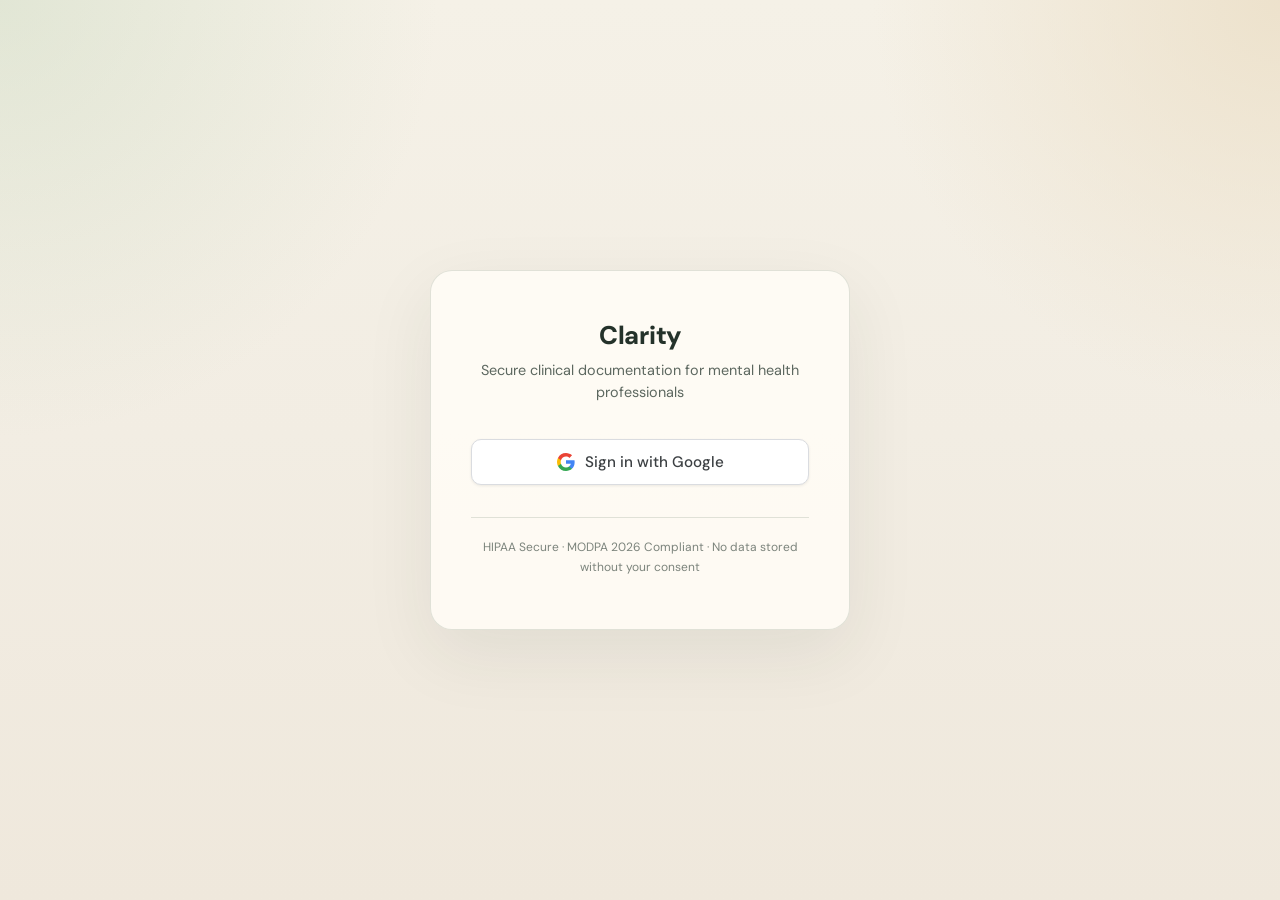
<file: index.html>
<!DOCTYPE html>
<html lang="en">
  <head>
    <meta charset="UTF-8" />
    <meta name="viewport" content="width=device-width, initial-scale=1.0" />
    <title>Clarity | AI Clinical Note Generator</title>
    <meta
      name="description"
      content="Clarity helps therapists turn structured session input into polished SOAP, DAP, and BIRP notes."
    />
    <link rel="preconnect" href="https://fonts.googleapis.com" />
    <link rel="preconnect" href="https://fonts.gstatic.com" crossorigin />
    <link
      href="https://fonts.googleapis.com/css2?family=DM+Sans:wght@400;500;700&family=DM+Serif+Display:ital@0;1&display=swap"
      rel="stylesheet"
    />
    <link rel="stylesheet" href="styles.css" />
  </head>
  <body>
    <div id="app-root" style="display:none">
    <div class="page-shell">
      <div class="ambient ambient-left"></div>
      <div class="ambient ambient-right"></div>

      <header class="hero">
        <div class="hero-topbar">
          <h2 class="hero-brand"><strong>Clarity</strong> Beta</h2>
          <span id="user-email" style="font-size:12px; opacity:0.7; margin-right:12px;"></span>
          <button onclick="handleSignOut()" class="button button-ghost button-small" style="font-size:13px; padding:6px 14px; margin-right:8px;" type="button">Sign out</button>
          <button id="open-settings" class="button button-ghost button-small" type="button">
            Settings &amp; Privacy
          </button>
        </div>
        <div class="hero-grid">
          <div class="hero-copy">
            <h1>Your session is over. Your note is done.</h1>
            <p>
              Clarity turns quick structured session input into professional
              clinical documentation in SOAP, DAP, or BIRP format.
            </p>
          </div>
          <aside class="hero-panel">
            <div class="hero-panel-label">For clinician review</div>
            <div class="hero-stat">2-3 minutes to input</div>
            <div class="hero-stat">15-20 seconds to draft</div>
            <div class="hero-stat">Backend persistence with secure server-side AI calls</div>
          </aside>
        </div>
      </header>

      <main class="app-shell">
        <section id="form-view" class="state-view">
          <div class="toolbar">
            <div>
              <h2>Session Intake</h2>
              <p>
                Capture the session once. Generate a complete note in the
                format your practice uses.
              </p>
            </div>
            <div class="toolbar-actions">
              <button id="load-demo" class="button button-secondary" type="button">
                Load Demo
              </button>
              <button id="clear-form" class="button button-ghost" type="button">
                Clear Form
              </button>
            </div>
          </div>

          <form id="note-form" novalidate>
            <div class="form-grid">
              <section class="panel">
                <div class="panel-header">
                  <h3>Section A · Session Metadata</h3>
                </div>
                <div class="field-grid two-up">
                  <label class="field">
                    <span>Client Name or Initials</span>
                    <input type="text" name="client_name" required />
                  </label>
                  <label class="field">
                    <span>Session Number</span>
                    <input type="number" name="session_number" min="1" step="1" />
                  </label>
                  <label class="field">
                    <span>Session Date</span>
                    <input type="date" name="session_date" />
                  </label>
                  <label class="field">
                    <span>Duration</span>
                    <select name="duration_minutes">
                      <option value="30">30 min</option>
                      <option value="45">45 min</option>
                      <option value="50" selected>50 min</option>
                      <option value="60">60 min</option>
                      <option value="90">90 min</option>
                    </select>
                  </label>
                  <label class="field">
                    <span>Session Type</span>
                    <select name="session_type">
                      <option value="Individual" selected>Individual</option>
                      <option value="Couple">Couple</option>
                      <option value="Family">Family</option>
                      <option value="Group">Group</option>
                    </select>
                  </label>
                  <label class="field">
                    <span>Note Template</span>
                    <select id="note-template" name="note_template_id"></select>
                  </label>
                  <fieldset id="note-format-field" class="field note-format-field">
                    <legend>Note Format</legend>
                    <div class="radio-group compact">
                      <label><input type="radio" name="note_format" value="SOAP" checked /> SOAP</label>
                      <label><input type="radio" name="note_format" value="DAP" /> DAP</label>
                      <label><input type="radio" name="note_format" value="BIRP" /> BIRP</label>
                    </div>
                  </fieldset>
                </div>
              </section>

              <section class="panel">
                <div class="panel-header">
                  <h3>Section B · Treatment Context</h3>
                </div>
                <div class="field-grid">
                  <label class="field">
                    <span>Primary Diagnosis</span>
                    <input type="hidden" name="primary_diagnosis" />
                    <div class="chip-input" id="primary-diagnosis-chips" data-field-key="primary_diagnosis">
                      <div class="chip-list" id="primary-diagnosis-list"></div>
                      <input
                        type="text"
                        id="primary-diagnosis-input"
                        list="diagnosis-suggestions"
                        placeholder="Type a diagnosis and press Enter"
                      />
                    </div>
                    <datalist id="diagnosis-suggestions">
                      <option value="Major Depressive Disorder"></option>
                      <option value="Generalized Anxiety Disorder"></option>
                      <option value="PTSD"></option>
                      <option value="Panic Disorder"></option>
                      <option value="Adjustment Disorder"></option>
                      <option value="Social Anxiety"></option>
                      <option value="OCD"></option>
                      <option value="Bipolar"></option>
                      <option value="ADHD"></option>
                      <option value="Substance Use Disorder"></option>
                      <option value="Relationship Issues"></option>
                      <option value="Grief"></option>
                    </datalist>
                  </label>
                  <label class="field">
                    <span>Treatment Modality</span>
                    <select name="treatment_modality">
                      <option value="CBT" selected>CBT</option>
                      <option value="DBT">DBT</option>
                      <option value="EMDR">EMDR</option>
                      <option value="Psychodynamic">Psychodynamic</option>
                      <option value="ACT">ACT</option>
                      <option value="MI">MI</option>
                      <option value="Solution-Focused">Solution-Focused</option>
                      <option value="Person-Centered">Person-Centered</option>
                      <option value="Integrative">Integrative</option>
                      <option value="Other">Other</option>
                    </select>
                  </label>
                  <label class="field field-full">
                    <span>Current Treatment Goals</span>
                    <textarea
                      name="treatment_goals"
                      rows="3"
                      placeholder="e.g., Reduce panic attacks from 5/week to 1/week. Improve sleep onset to under 30 minutes."
                    ></textarea>
                    <small>If provided, the note will reference progress toward these goals.</small>
                  </label>
                </div>
              </section>

              <section class="panel voice-panel" id="voice-panel">
                <div class="panel-header voice-panel-header">
                  <div>
                    <h3>Voice-to-Form</h3>
                    <p>
                      Record a quick 2-3 minute session summary. Clarity will
                      transcribe it and pre-fill the form for review.
                    </p>
                  </div>
                  <div id="voice-status-badge" class="voice-status-badge">Optional</div>
                </div>

                <div id="voice-recorder-card" class="voice-recorder-card" data-state="idle">
                  <div class="voice-control-row">
                    <button id="voice-record-button" class="button button-secondary voice-record-button" type="button">
                      <span class="voice-button-icon" aria-hidden="true">🎤</span>
                      <span id="voice-button-label">Record Session Summary</span>
                    </button>
                    <div id="voice-timer" class="voice-timer" aria-live="polite">00:00</div>
                    <button id="voice-edit-fields" class="button button-ghost button-small is-hidden" type="button">
                      Edit Fields
                    </button>
                  </div>

                  <div class="voice-feedback-row">
                    <div id="voice-recording-indicator" class="voice-recording-indicator is-hidden" aria-hidden="true"></div>
                    <div id="voice-processing-spinner" class="spinner spinner-small is-hidden" aria-hidden="true"></div>
                    <p id="voice-status-text" class="voice-status-text">
                      Ready to record. Your audio is uploaded only after you stop recording.
                    </p>
                  </div>

                  <div id="voice-populated-fields" class="voice-populated-fields is-hidden">
                    <div class="voice-populated-label">Populated fields</div>
                    <div id="voice-populated-list" class="voice-chip-list"></div>
                  </div>

                  <label id="voice-transcript-field" class="field field-full voice-transcript-field is-hidden">
                    <span>Transcript</span>
                    <textarea
                      id="voice-transcript"
                      rows="5"
                      readonly
                      placeholder="Transcript will appear here if available."
                    ></textarea>
                  </label>

                  <div id="voice-message" class="inline-message" aria-live="polite"></div>
                </div>
              </section>

              <section class="panel">
                <div class="panel-header">
                  <h3>Section C · Session Content</h3>
                </div>
                <div class="field-grid">
                  <label class="field field-full">
                    <span>What did the client report?</span>
                    <textarea
                      name="client_report"
                      rows="5"
                      placeholder="What did the client say about their week, symptoms, homework, or concerns? Include any specific quotes if relevant."
                      required
                    ></textarea>
                    <small>This becomes the Subjective section of your SOAP note.</small>
                  </label>

                  <fieldset class="field field-full">
                    <legend>What interventions did you use?</legend>
                    <div class="checkbox-grid" id="intervention-grid">
                      <label><input type="checkbox" name="interventions_checked" value="Cognitive restructuring" /> Cognitive restructuring</label>
                      <label><input type="checkbox" name="interventions_checked" value="Behavioral activation" /> Behavioral activation</label>
                      <label><input type="checkbox" name="interventions_checked" value="Exposure (in vivo)" /> Exposure (in vivo)</label>
                      <label><input type="checkbox" name="interventions_checked" value="Exposure (imaginal)" /> Exposure (imaginal)</label>
                      <label><input type="checkbox" name="interventions_checked" value="Relaxation / breathing" /> Relaxation / breathing</label>
                      <label><input type="checkbox" name="interventions_checked" value="Mindfulness exercise" /> Mindfulness exercise</label>
                      <label><input type="checkbox" name="interventions_checked" value="Psychoeducation" /> Psychoeducation</label>
                      <label><input type="checkbox" name="interventions_checked" value="Thought records" /> Thought records</label>
                      <label><input type="checkbox" name="interventions_checked" value="Role play / rehearsal" /> Role play / rehearsal</label>
                      <label><input type="checkbox" name="interventions_checked" value="Motivational interviewing" /> Motivational interviewing</label>
                      <label><input type="checkbox" name="interventions_checked" value="EMDR processing" /> EMDR processing</label>
                      <label><input type="checkbox" name="interventions_checked" value="Somatic techniques" /> Somatic techniques</label>
                      <label><input type="checkbox" name="interventions_checked" value="Grief processing" /> Grief processing</label>
                      <label><input type="checkbox" name="interventions_checked" value="Safety planning" /> Safety planning</label>
                      <label><input type="checkbox" name="interventions_checked" value="Family/couples communication" /> Family/couples communication</label>
                      <label><input type="checkbox" name="interventions_checked" value="Values clarification" /> Values clarification</label>
                      <label><input type="checkbox" name="interventions_checked" value="Skills training (DBT)" /> Skills training (DBT)</label>
                      <label><input type="checkbox" name="interventions_checked" value="Journaling assignment" /> Journaling assignment</label>
                    </div>
                    <label class="field embedded-field">
                      <span>Other intervention</span>
                      <input type="text" name="interventions_other" placeholder="Optional" />
                    </label>
                  </fieldset>

                  <label class="field field-full">
                    <span>Brief description of interventions used</span>
                    <textarea
                      name="interventions_description"
                      rows="4"
                      placeholder="What specifically did you do? e.g., 'Reviewed thought log from last week. Client identified 3 cognitive distortions. Practiced reframing in session with Socratic questioning.'"
                      required
                    ></textarea>
                  </label>

                  <fieldset class="field field-full">
                    <legend>What did you observe about the client?</legend>
                    <div class="field-grid three-up">
                      <label class="field">
                        <span>Affect</span>
                        <select name="affect" required>
                          <option value="">Select</option>
                          <option value="Depressed">Depressed</option>
                          <option value="Anxious">Anxious</option>
                          <option value="Flat">Flat</option>
                          <option value="Constricted">Constricted</option>
                          <option value="Euthymic">Euthymic</option>
                          <option value="Bright">Bright</option>
                          <option value="Labile">Labile</option>
                          <option value="Irritable">Irritable</option>
                          <option value="Tearful">Tearful</option>
                        </select>
                      </label>
                      <label class="field">
                        <span>Engagement</span>
                        <select name="engagement" required>
                          <option value="">Select</option>
                          <option value="Fully engaged">Fully engaged</option>
                          <option value="Mostly engaged">Mostly engaged</option>
                          <option value="Partially engaged">Partially engaged</option>
                          <option value="Minimally engaged">Minimally engaged</option>
                          <option value="Resistant">Resistant</option>
                        </select>
                      </label>
                      <label class="field">
                        <span>Eye Contact</span>
                        <select name="eye_contact" required>
                          <option value="">Select</option>
                          <option value="Consistent">Consistent</option>
                          <option value="Intermittent">Intermittent</option>
                          <option value="Avoidant">Avoidant</option>
                          <option value="N/A-Telehealth">N/A-Telehealth</option>
                        </select>
                      </label>
                      <label class="field">
                        <span>Appearance</span>
                        <select name="appearance" required>
                          <option value="">Select</option>
                          <option value="Well-groomed">Well-groomed</option>
                          <option value="Casually dressed">Casually dressed</option>
                          <option value="Disheveled">Disheveled</option>
                          <option value="Unremarkable">Unremarkable</option>
                          <option value="N/A-Telehealth">N/A-Telehealth</option>
                        </select>
                      </label>
                      <label class="field">
                        <span>Speech</span>
                        <select name="speech" required>
                          <option value="">Select</option>
                          <option value="Normal rate &amp; volume">Normal rate &amp; volume</option>
                          <option value="Pressured">Pressured</option>
                          <option value="Slow">Slow</option>
                          <option value="Soft">Soft</option>
                          <option value="Monotone">Monotone</option>
                          <option value="Unremarkable">Unremarkable</option>
                        </select>
                      </label>
                      <label class="field">
                        <span>Thought Process</span>
                        <select name="thought_process" required>
                          <option value="">Select</option>
                          <option value="Logical &amp; goal-directed">Logical &amp; goal-directed</option>
                          <option value="Tangential">Tangential</option>
                          <option value="Circumstantial">Circumstantial</option>
                          <option value="Racing">Racing</option>
                          <option value="Perseverative">Perseverative</option>
                          <option value="Unremarkable">Unremarkable</option>
                        </select>
                      </label>
                    </div>
                  </fieldset>

                  <label class="field field-full">
                    <span>Additional observations</span>
                    <textarea
                      name="additional_observations"
                      rows="2"
                      placeholder="Anything else notable? e.g., 'Client became tearful when discussing mother's illness.'"
                    ></textarea>
                  </label>

                  <label class="field field-full">
                    <span>How did the client respond to today's session?</span>
                    <textarea
                      name="client_response"
                      rows="3"
                      placeholder="How did the client respond to the interventions? Any breakthroughs, resistance, or notable moments?"
                      required
                    ></textarea>
                  </label>

                  <fieldset class="field field-full">
                    <legend>Progress toward treatment goals</legend>
                    <div class="radio-group">
                      <label><input type="radio" name="progress" value="Significant progress" /> Significant progress</label>
                      <label><input type="radio" name="progress" value="Some progress" checked /> Some progress</label>
                      <label><input type="radio" name="progress" value="No notable change" /> No notable change</label>
                      <label><input type="radio" name="progress" value="Regression" /> Regression</label>
                      <label><input type="radio" name="progress" value="Too early to assess" /> Too early to assess</label>
                    </div>
                  </fieldset>

                  <fieldset class="field field-full">
                    <legend>Risk Assessment</legend>
                    <div class="radio-group">
                      <label><input type="radio" name="risk_level" value="No risk indicators" checked /> No risk indicators</label>
                      <label><input type="radio" name="risk_level" value="Low risk — no imminent concern" /> Low risk — no imminent concern</label>
                      <label><input type="radio" name="risk_level" value="Moderate risk — discussed safety plan" /> Moderate risk — discussed safety plan</label>
                      <label><input type="radio" name="risk_level" value="High risk — safety plan activated / crisis protocol" /> High risk — safety plan activated / crisis protocol</label>
                    </div>
                  </fieldset>

                  <label id="risk-details-field" class="field field-full is-hidden">
                    <span>If moderate or high risk, briefly describe</span>
                    <textarea name="risk_details" rows="3"></textarea>
                  </label>
                </div>
              </section>

              <section class="panel">
                <div class="panel-header">
                  <h3>Section D · Plan for Next Session</h3>
                </div>
                <div class="field-grid">
                  <label class="field field-full">
                    <span>Plan for next session</span>
                    <textarea
                      name="plan_next_session"
                      rows="3"
                      placeholder="What will you focus on next time? e.g., 'Begin exposure hierarchy for social anxiety. Review thought log homework.'"
                      required
                    ></textarea>
                  </label>
                  <label class="field field-full">
                    <span>Homework assigned</span>
                    <textarea
                      name="homework"
                      rows="2"
                      placeholder="e.g., 'Complete thought log daily. Practice 4-7-8 breathing twice per day. Read chapter 3 of workbook.'"
                    ></textarea>
                  </label>
                  <label class="field">
                    <span>Next appointment</span>
                    <input
                      type="text"
                      name="next_appointment"
                      placeholder="e.g., 'Next Tuesday at 2pm' or 'Weekly'"
                    />
                  </label>
                </div>
              </section>
            </div>

            <section class="generate-panel panel">
              <div class="generate-copy">
                <h3>Generate Clinical Note</h3>
                <p id="generate-caption">
                  Note format: SOAP · Estimated generation time: 15-20 seconds
                </p>
              </div>
              <div class="attestation-field">
                <label class="attestation-label">
                  <input type="checkbox" id="attest-checkbox" />
                  <span>I certify that I have independently reviewed these inputs for clinical accuracy. I have provided the required disclosure to the patient regarding the use of AI for administrative documentation support.</span>
                </label>
              </div>
              <div class="generate-actions">
                <div id="form-message" class="inline-message" aria-live="polite"></div>
                <button id="generate-button" class="button button-primary button-large" type="submit" disabled>
                  Generate Clinical Note
                </button>
              </div>
            </section>
          </form>
        </section>

        <section id="loading-view" class="state-view is-hidden">
          <div class="loading-panel panel">
            <div class="spinner"></div>
            <h2 id="loading-title">Generating your SOAP note...</h2>
            <p>
              Clarity is drafting your note based on your session input. This
              typically takes 15-20 seconds.
            </p>
          </div>
        </section>

        <section id="note-view" class="state-view is-hidden">
          <div class="note-header panel">
            <div>
              <div class="draft-badge">Draft · For Clinician Review</div>
              <h2 id="note-title">SOAP Progress Note</h2>
              <p id="note-metadata" class="note-meta"></p>
              <p id="note-diagnosis" class="note-meta secondary"></p>
            </div>
            <div class="toolbar-actions">
              <button id="back-to-form" class="button button-ghost" type="button">
                Edit Inputs
              </button>
            </div>
          </div>

          <div id="note-sections" class="note-section-list"></div>

          <section class="note-actions panel">
            <div class="toolbar-actions">
              <button id="copy-note" class="button button-primary" type="button">
                Copy to Clipboard
              </button>
              <button id="regenerate-note" class="button button-secondary" type="button">
                Regenerate Entire Note
              </button>
              <button id="new-note" class="button button-ghost" type="button">
                New Note
              </button>
              <button id="finalize-purge" class="button button-ghost" type="button">
                Finalize &amp; Purge
              </button>
            </div>
            <div id="copy-status" class="inline-message" aria-live="polite"></div>
          </section>

          <div class="ai-transparency-footer">
            Note generated via Clarity AI Administrative Assistant. This tool does not provide clinical diagnosis or treatment advice.
          </div>

          <section id="feedback-panel" class="feedback-panel panel is-hidden">
            <div class="feedback-copy">
              <div class="draft-badge">Post-copy feedback</div>
              <h3>How usable was this draft?</h3>
              <p>Choose a rating, add optional notes, or skip.</p>
            </div>
            <div class="feedback-grid">
              <div class="feedback-buttons">
                <button class="button button-secondary feedback-button" type="button" data-feedback-rating="Used as-is">
                  Used as-is
                </button>
                <button class="button button-secondary feedback-button" type="button" data-feedback-rating="Minor edits">
                  Minor edits
                </button>
                <button class="button button-secondary feedback-button" type="button" data-feedback-rating="Major edits">
                  Major edits
                </button>
                <button class="button button-secondary feedback-button" type="button" data-feedback-rating="Not useful">
                  Not useful
                </button>
              </div>
              <label class="field field-full">
                <span>Optional feedback notes</span>
                <textarea
                  id="feedback-notes"
                  rows="3"
                  placeholder="What made this output strong or weak?"
                ></textarea>
              </label>
              <div class="feedback-actions">
                <button id="submit-feedback" class="button button-primary" type="button">
                  Save Feedback
                </button>
                <button id="skip-feedback" class="button button-ghost" type="button">
                  Skip
                </button>
                <div id="feedback-message" class="inline-message" aria-live="polite"></div>
              </div>
            </div>
          </section>
        </section>
      </main>
    </div>

    <template id="note-card-template">
      <article class="note-card panel">
        <div class="note-card-header">
          <div>
            <div class="note-card-label"></div>
            <h3 class="note-card-title"></h3>
          </div>
          <div class="note-card-actions">
            <span class="section-status">Unedited</span>
            <button class="button button-secondary button-small section-copy" type="button">Copy</button>
            <button class="button button-ghost button-small edit-toggle" type="button">Edit</button>
          </div>
        </div>
        <div class="note-card-body">
          <p class="note-card-content"></p>
          <div class="edit-panel is-hidden">
            <textarea rows="8"></textarea>
            <div class="edit-actions">
              <button class="button button-secondary button-small save-edit" type="button">Save</button>
              <button class="button button-ghost button-small cancel-edit" type="button">Cancel</button>
            </div>
            <div class="section-message inline-message" aria-live="polite"></div>
          </div>
        </div>
      </article>
    </template>

    <div id="settings-overlay" class="settings-overlay is-hidden" role="dialog" aria-modal="true" aria-labelledby="settings-title">
      <div class="settings-modal panel">

        <div class="settings-header">
          <h2 id="settings-title">Settings &amp; Privacy</h2>
          <button id="settings-close" class="button button-ghost button-small" type="button">Close</button>
        </div>

        <div class="settings-section">
          <div class="settings-section-label">Your Data Rights (MODPA 2026)</div>
          <p class="settings-section-description">
            As a Maryland-regulated service, Clarity provides full data access and deletion rights
            under the Maryland Online Data Privacy Act.
          </p>

          <div class="settings-action">
            <div class="settings-action-copy">
              <strong>Request My Data</strong>
              <p>Download a copy of all session records stored by Clarity as a JSON file.</p>
            </div>
            <button id="request-data" class="button button-secondary" type="button">Download My Data</button>
          </div>

          <div class="settings-action">
            <div class="settings-action-copy">
              <strong>Delete All My Data</strong>
              <p>Permanently erase all session records. This cannot be undone.</p>
            </div>
            <button id="delete-data" class="button button-ghost settings-delete-btn" type="button">Delete All Data</button>
          </div>

          <div class="settings-action">
            <div class="settings-action-copy">
              <strong>Correct My Data</strong>
              <p>To correct a specific field on a session record (e.g., client name or diagnosis),
              contact <a href="mailto:privacy@bearingdigital.com">privacy@bearingdigital.com</a>
              with the session date and correction needed.</p>
            </div>
          </div>

          <div id="settings-message" class="inline-message" aria-live="polite"></div>
        </div>

        <div class="settings-section">
          <div class="settings-section-label">Legal &amp; Compliance</div>
          <a id="baa-link" class="baa-link" target="_blank" rel="noopener noreferrer">
            View Business Associate Agreement (HIPAA BAA) ↗
          </a>
        </div>

      </div>
    </div>

    <footer class="compliance-footer">
      MODPA 2026 Compliant | HIPAA Secure | Audio Uploaded On Demand
    </footer>

    </div><!-- /#app-root -->
    <script src="app.js"></script>
  </body>
</html>
</file>
<file: styles.css>
:root {
  --bg: #f4efe5;
  --bg-soft: #fbf7ef;
  --panel: rgba(255, 252, 245, 0.9);
  --panel-strong: #fffdf8;
  --line: rgba(90, 111, 92, 0.18);
  --line-strong: rgba(90, 111, 92, 0.32);
  --text: #24322a;
  --text-soft: #5c675f;
  --accent: #6c8871;
  --accent-deep: #4f6955;
  --accent-pale: #dbe6d6;
  --warning: #8f6f3d;
  --danger: #a14c4c;
  --danger-soft: rgba(161, 76, 76, 0.12);
  --shadow: 0 24px 70px rgba(36, 50, 42, 0.08);
  --radius: 22px;
  --radius-small: 14px;
}

* {
  box-sizing: border-box;
}

html {
  scroll-behavior: smooth;
}

body {
  margin: 0;
  font-family: "DM Sans", sans-serif;
  background:
    radial-gradient(circle at top left, rgba(196, 214, 186, 0.4), transparent 28%),
    radial-gradient(circle at top right, rgba(236, 224, 201, 0.9), transparent 26%),
    linear-gradient(180deg, #f5f1e7 0%, #f2ede3 48%, #efe8dc 100%);
  color: var(--text);
}

button,
input,
select,
textarea {
  font: inherit;
  box-sizing: border-box;
  max-width: 100%;
}

button {
  cursor: pointer;
}

.page-shell {
  position: relative;
  padding: 40px 32px 72px;
}

.ambient {
  position: fixed;
  inset: auto;
  width: 420px;
  height: 420px;
  border-radius: 50%;
  filter: blur(80px);
  opacity: 0.55;
  pointer-events: none;
  z-index: 0;
}

.ambient-left {
  top: 80px;
  left: -120px;
  background: rgba(181, 204, 177, 0.55);
}

.ambient-right {
  top: 240px;
  right: -160px;
  background: rgba(240, 225, 191, 0.7);
}

.hero,
.app-shell {
  position: relative;
  z-index: 1;
  max-width: 1360px;
  margin: 0 auto;
}

.eyebrow {
  display: inline-flex;
  align-items: center;
  gap: 10px;
  padding: 9px 14px;
  border: 1px solid rgba(108, 136, 113, 0.18);
  border-radius: 999px;
  background: rgba(255, 252, 246, 0.72);
  color: var(--accent-deep);
  text-transform: uppercase;
  letter-spacing: 0.12em;
  font-size: 12px;
  font-weight: 400;
}

.eyebrow strong {
  font-weight: 800;
}

.hero-brand {
  font-size: 1.25rem;
  font-weight: 400;
  letter-spacing: 0.04em;
  color: var(--accent-deep);
  margin: 0;
}

.hero-brand strong {
  font-weight: 800;
}

.hero {
  padding: 8px 0 28px;
}

.hero-grid {
  display: grid;
  grid-template-columns: minmax(0, 1.5fr) minmax(280px, 0.8fr);
  gap: 24px;
  margin-top: 22px;
}

.hero-copy h1,
.toolbar h2,
.loading-panel h2,
.note-header h2,
.generate-panel h3,
.panel-header h3,
.note-card-title {
  margin: 0;
  font-family: "DM Serif Display", serif;
  font-weight: 400;
  letter-spacing: -0.02em;
}

.hero-copy h1 {
  font-size: 64px;
  line-height: 1;
  max-width: 780px;
}

.hero-copy p {
  max-width: 700px;
  margin: 18px 0 0;
  font-size: 20px;
  line-height: 1.7;
  color: var(--text-soft);
}

.hero-panel,
.panel {
  border: 1px solid rgba(255, 255, 255, 0.45);
  background: linear-gradient(180deg, rgba(255, 254, 250, 0.95), rgba(255, 250, 242, 0.84));
  box-shadow: var(--shadow);
  backdrop-filter: blur(18px);
  border-radius: var(--radius);
}

.hero-panel {
  padding: 26px;
  align-self: end;
}

.hero-panel-label {
  font-size: 12px;
  text-transform: uppercase;
  letter-spacing: 0.12em;
  color: var(--text-soft);
  margin-bottom: 18px;
}

.hero-stat {
  padding: 16px 0;
  border-top: 1px solid var(--line);
  font-size: 18px;
}

.hero-stat:first-of-type {
  border-top: 0;
  padding-top: 0;
}

.app-shell {
  display: block;
}

.toolbar,
.note-header,
.note-actions,
.generate-panel,
.note-card-header {
  display: flex;
  justify-content: space-between;
  gap: 24px;
}

.toolbar,
.note-header {
  align-items: flex-end;
  margin-bottom: 20px;
}

.toolbar p,
.generate-copy p,
.loading-panel p,
.note-meta,
.inline-message {
  margin: 0;
  color: var(--text-soft);
}

.toolbar-actions,
.generate-actions,
.note-card-actions,
.edit-actions,
.feedback-buttons,
.feedback-actions {
  display: flex;
  align-items: center;
  gap: 12px;
}

.form-grid {
  display: grid;
  gap: 22px;
}

.panel {
  padding: 28px;
}

.panel-header {
  margin-bottom: 20px;
}

.field-grid {
  display: grid;
  gap: 18px;
}

.two-up {
  grid-template-columns: repeat(2, minmax(0, 1fr));
}

.three-up {
  grid-template-columns: repeat(3, minmax(0, 1fr));
}

.field {
  display: flex;
  flex-direction: column;
  gap: 9px;
  min-width: 0;
  overflow: hidden;
}

.field > span,
.field legend,
.fieldset-label,
legend {
  font-size: 14px;
  font-weight: 700;
  color: var(--text);
}

.field small {
  color: var(--text-soft);
}

.field-full {
  grid-column: 1 / -1;
}

input[type="date"] {
  min-width: 0;
  width: 100%;
  -webkit-appearance: none;
  appearance: none;
}

label.field input,
label.field select,
label.field textarea,
.chip-input,
.embedded-field input,
.edit-panel textarea {
  width: 100%;
  border: 1px solid var(--line);
  border-radius: 16px;
  padding: 14px 16px;
  background: rgba(255, 255, 252, 0.92);
  color: var(--text);
  transition: border-color 0.2s ease, box-shadow 0.2s ease, transform 0.2s ease;
}

label.field textarea,
.edit-panel textarea {
  resize: vertical;
  min-height: 110px;
}

input:focus,
select:focus,
textarea:focus,
.chip-input:focus-within {
  outline: none;
  border-color: rgba(79, 105, 85, 0.5);
  box-shadow: 0 0 0 4px rgba(108, 136, 113, 0.14);
}

.required-indicator {
  color: var(--danger);
}

.field-error {
  min-height: 18px;
  font-size: 13px;
  color: var(--danger);
}

.has-error input,
.has-error select,
.has-error textarea,
.chip-input.is-invalid,
input.is-invalid,
select.is-invalid,
textarea.is-invalid {
  border-color: var(--danger);
  box-shadow: 0 0 0 4px var(--danger-soft);
}

fieldset {
  margin: 0;
  padding: 0;
  border: 0;
  min-width: 0;
}

legend {
  margin-bottom: 12px;
}

.checkbox-grid {
  display: grid;
  grid-template-columns: repeat(3, minmax(0, 1fr));
  gap: 12px;
}

.checkbox-grid label,
.radio-group label {
  display: flex;
  align-items: center;
  gap: 10px;
  padding: 12px 14px;
  border: 1px solid var(--line);
  border-radius: 16px;
  background: rgba(255, 255, 252, 0.74);
  color: var(--text-soft);
}

.radio-group {
  display: flex;
  flex-wrap: wrap;
  gap: 12px;
}

.radio-group.compact label {
  min-width: 96px;
  justify-content: center;
}

input[type="checkbox"],
input[type="radio"] {
  accent-color: var(--accent-deep);
}

.embedded-field {
  margin-top: 14px;
  max-width: 100%;
}

.chip-input {
  display: flex;
  flex-wrap: wrap;
  align-items: center;
  gap: 10px;
  min-height: 56px;
}

.chip-list {
  display: flex;
  flex-wrap: wrap;
  gap: 8px;
}

.chip-input input {
  flex: 1 1 220px;
  min-width: 160px;
  border: 0;
  padding: 0;
  background: transparent;
  box-shadow: none;
}

.chip-input input:focus {
  border: 0;
  box-shadow: none;
}

.chip {
  display: inline-flex;
  align-items: center;
  gap: 8px;
  padding: 8px 12px;
  border-radius: 999px;
  background: rgba(219, 230, 214, 0.9);
  color: var(--accent-deep);
  font-size: 14px;
  font-weight: 700;
}

.chip-remove {
  border: 0;
  padding: 0;
  background: transparent;
  color: inherit;
  line-height: 1;
  font-size: 16px;
}

.button {
  display: inline-flex;
  align-items: center;
  justify-content: center;
  min-height: 46px;
  padding: 0 18px;
  border-radius: 999px;
  border: 1px solid transparent;
  font-weight: 700;
  transition: transform 0.2s ease, box-shadow 0.2s ease, background 0.2s ease;
}

.button:hover {
  transform: translateY(-1px);
}

.button:disabled {
  opacity: 0.55;
  cursor: wait;
  transform: none;
}

.button-primary {
  background: linear-gradient(180deg, #6f8c74 0%, #547059 100%);
  color: #f7f5ef;
  box-shadow: 0 14px 30px rgba(84, 112, 89, 0.25);
}

.button-secondary {
  background: rgba(225, 235, 222, 0.75);
  color: var(--accent-deep);
  border-color: rgba(108, 136, 113, 0.16);
}

.button-ghost {
  background: rgba(255, 252, 245, 0.58);
  color: var(--text);
  border-color: rgba(108, 136, 113, 0.12);
}

.button-large {
  min-height: 58px;
  padding: 0 28px;
  font-size: 16px;
}

.button-small {
  min-height: 38px;
  padding: 0 14px;
  font-size: 14px;
}

.generate-panel {
  align-items: center;
  margin-top: 22px;
}

.generate-actions {
  margin-left: auto;
}

.inline-message {
  min-height: 20px;
  font-size: 14px;
}

.inline-message.success {
  color: var(--accent-deep);
}

.inline-message.warning {
  color: var(--warning);
}

.inline-message.error {
  color: #995c4d;
}

.voice-panel-header {
  align-items: flex-start;
}

.voice-panel-header p,
.voice-status-text,
.voice-populated-label {
  margin: 8px 0 0;
  color: var(--text-soft);
}

.voice-status-badge {
  display: inline-flex;
  align-items: center;
  align-self: flex-start;
  padding: 8px 12px;
  border-radius: 999px;
  background: rgba(219, 230, 214, 0.72);
  color: var(--accent-deep);
  font-size: 12px;
  font-weight: 700;
  letter-spacing: 0.08em;
  text-transform: uppercase;
}

.voice-recorder-card {
  padding: 22px;
  border: 1px solid rgba(108, 136, 113, 0.16);
  border-radius: 20px;
  background: rgba(255, 252, 245, 0.72);
  transition: border-color 0.2s ease, box-shadow 0.2s ease, background 0.2s ease;
}

.voice-recorder-card[data-state="recording"] {
  border-color: rgba(161, 76, 76, 0.34);
  background: rgba(255, 248, 247, 0.92);
  box-shadow: 0 0 0 4px rgba(161, 76, 76, 0.08);
}

.voice-recorder-card[data-state="processing"] {
  border-color: rgba(79, 105, 85, 0.28);
  box-shadow: 0 0 0 4px rgba(108, 136, 113, 0.08);
}

.voice-recorder-card[data-state="done"] {
  border-color: rgba(79, 105, 85, 0.26);
  background: rgba(246, 251, 244, 0.88);
}

.voice-control-row,
.voice-feedback-row {
  display: flex;
  align-items: center;
  gap: 14px;
}

.voice-feedback-row {
  margin-top: 16px;
}

.voice-record-button {
  min-width: 260px;
  justify-content: center;
}

.voice-button-icon {
  font-size: 18px;
  margin-right: 6px;
}

.voice-timer {
  min-width: 72px;
  font-weight: 700;
  color: var(--text);
}

.voice-recording-indicator {
  width: 14px;
  height: 14px;
  border-radius: 50%;
  background: var(--danger);
  box-shadow: 0 0 0 0 rgba(161, 76, 76, 0.45);
  animation: pulse-recording 1.4s ease-out infinite;
}

.spinner-small {
  width: 18px;
  height: 18px;
  margin: 0;
  border-width: 3px;
}

.voice-populated-fields {
  margin-top: 18px;
}

.voice-populated-label {
  margin: 0 0 10px;
  font-size: 13px;
  font-weight: 700;
  text-transform: uppercase;
  letter-spacing: 0.08em;
}

.voice-chip-list {
  display: flex;
  flex-wrap: wrap;
  gap: 10px;
}

.voice-chip {
  display: inline-flex;
  align-items: center;
  padding: 8px 12px;
  border-radius: 999px;
  background: rgba(219, 230, 214, 0.88);
  color: var(--accent-deep);
  font-size: 13px;
  font-weight: 700;
}

.voice-transcript-field {
  margin-top: 18px;
}

.voice-transcript-field textarea {
  background: rgba(252, 250, 244, 0.9);
}

.field.was-populated,
.note-format-field.was-populated {
  position: relative;
}

.field.was-populated::after,
.note-format-field.was-populated::after {
  content: "AI-filled";
  position: absolute;
  top: 14px;
  right: 14px;
  padding: 5px 9px;
  border-radius: 999px;
  background: rgba(219, 230, 214, 0.9);
  color: var(--accent-deep);
  font-size: 11px;
  font-weight: 700;
  letter-spacing: 0.08em;
  text-transform: uppercase;
}

.state-view.is-hidden,
.is-hidden {
  display: none;
}

.loading-panel {
  min-height: 340px;
  display: grid;
  place-items: center;
  text-align: center;
  padding: 60px;
}

.spinner {
  width: 68px;
  height: 68px;
  border-radius: 50%;
  border: 6px solid rgba(108, 136, 113, 0.18);
  border-top-color: var(--accent-deep);
  animation: spin 0.9s linear infinite;
  margin-bottom: 22px;
}

.draft-badge {
  display: inline-flex;
  align-items: center;
  margin-bottom: 10px;
  padding: 7px 12px;
  border-radius: 999px;
  background: rgba(219, 230, 214, 0.72);
  color: var(--accent-deep);
  font-size: 12px;
  font-weight: 700;
  text-transform: uppercase;
  letter-spacing: 0.12em;
}

.note-meta {
  font-size: 15px;
  margin-top: 8px;
}

.note-meta.secondary {
  margin-top: 4px;
}

.note-section-list {
  display: grid;
  gap: 18px;
}

.note-card {
  padding: 24px 26px;
}

.note-card-header {
  align-items: flex-start;
  margin-bottom: 18px;
}

.note-card-label {
  display: inline-block;
  margin-bottom: 6px;
  font-size: 13px;
  text-transform: uppercase;
  letter-spacing: 0.12em;
  color: var(--accent-deep);
  font-weight: 700;
}

.note-card-title {
  font-size: 28px;
}

.section-status {
  align-self: center;
  padding: 7px 12px;
  border-radius: 999px;
  background: rgba(236, 232, 222, 0.82);
  color: var(--text-soft);
  font-size: 12px;
  font-weight: 700;
  text-transform: uppercase;
  letter-spacing: 0.08em;
}

.section-status.edited {
  background: rgba(219, 230, 214, 0.82);
  color: var(--accent-deep);
}

.note-card-content {
  margin: 0;
  white-space: pre-wrap;
  line-height: 1.8;
  color: var(--text);
}

.section-copy {
  min-width: 72px;
}

.edit-panel {
  margin-top: 16px;
}

.note-actions {
  align-items: center;
  margin-top: 20px;
}

.section-message {
  margin-top: 12px;
}

.feedback-panel {
  margin-top: 20px;
  display: grid;
  gap: 20px;
}

.feedback-copy h3 {
  margin: 0;
  font-family: "DM Serif Display", serif;
  font-size: 32px;
  font-weight: 400;
  letter-spacing: -0.02em;
}

.feedback-copy p {
  margin: 8px 0 0;
  color: var(--text-soft);
}

.feedback-grid {
  display: grid;
  gap: 16px;
}

.feedback-buttons {
  flex-wrap: wrap;
}

.feedback-button.is-selected {
  background: linear-gradient(180deg, #6f8c74 0%, #547059 100%);
  color: #f7f5ef;
  box-shadow: 0 14px 30px rgba(84, 112, 89, 0.18);
}

@media (max-width: 1100px) {
  .page-shell {
    padding: 28px 18px 56px;
  }

  .hero-grid,
  .checkbox-grid {
    grid-template-columns: 1fr;
  }

  .toolbar,
  .note-header,
  .note-actions,
  .generate-panel {
    flex-direction: column;
    align-items: stretch;
  }

  .generate-actions {
    margin-left: 0;
    flex-direction: column;
    align-items: stretch;
  }

  .toolbar-actions,
  .note-card-actions,
  .feedback-actions {
    flex-wrap: wrap;
  }

  .voice-control-row,
  .voice-feedback-row {
    flex-wrap: wrap;
  }

  .hero-copy h1 {
    font-size: 46px;
  }
}

@media (max-width: 720px) {
  body {
    min-width: 0;
  }

  .panel,
  .hero-panel {
    padding: 22px 18px;
  }

  .hero-copy h1 {
    font-size: 36px;
  }

  .hero-copy p {
    font-size: 18px;
  }

  .button,
  .button-large {
    width: 100%;
  }

  .feedback-buttons,
  .feedback-actions,
  .toolbar-actions {
    flex-direction: column;
    align-items: stretch;
  }

  .voice-record-button,
  .voice-edit-fields {
    width: 100%;
  }

  .voice-timer {
    min-width: 0;
  }

  input[type="date"],
  input[type="time"],
  input[type="month"],
  input[type="week"],
  input[type="datetime-local"] {
    width: 100%;
    max-width: 100%;
    min-width: 0;
  }
}

@keyframes spin {
  to {
    transform: rotate(360deg);
  }
}

@keyframes pulse-recording {
  0% {
    box-shadow: 0 0 0 0 rgba(161, 76, 76, 0.4);
  }

  70% {
    box-shadow: 0 0 0 12px rgba(161, 76, 76, 0);
  }

  100% {
    box-shadow: 0 0 0 0 rgba(161, 76, 76, 0);
  }
}

/* -------------------------------------------------------------------------
   Hero topbar — eyebrow + settings trigger on the same row
   ---------------------------------------------------------------------- */

.hero-topbar {
  display: flex;
  align-items: center;
  justify-content: space-between;
  gap: 16px;
  margin-bottom: 0;
}

/* -------------------------------------------------------------------------
   Attestation field — mandatory clinician checkbox above Generate button
   ---------------------------------------------------------------------- */

.generate-panel {
  flex-direction: column;
  align-items: stretch;
}

.generate-panel .generate-actions {
  align-self: stretch;
  margin-left: 0;
}

.attestation-field {
  padding: 16px 20px;
  background: rgba(219, 230, 214, 0.35);
  border: 1px solid rgba(108, 136, 113, 0.22);
  border-radius: var(--radius-small);
}

.attestation-label {
  display: flex;
  align-items: flex-start;
  gap: 14px;
  cursor: pointer;
  font-size: 14px;
  line-height: 1.65;
  color: var(--text);
}

.attestation-label input[type="checkbox"] {
  flex-shrink: 0;
  width: 18px;
  height: 18px;
  margin-top: 2px;
  accent-color: var(--accent-deep);
  cursor: pointer;
}

/* -------------------------------------------------------------------------
   AI Transparency footer — persistent notice inside note view
   ---------------------------------------------------------------------- */

.ai-transparency-footer {
  margin-top: 16px;
  padding: 14px 20px;
  border-radius: var(--radius-small);
  background: rgba(236, 232, 220, 0.55);
  border: 1px solid var(--line);
  font-size: 13px;
  color: var(--text-soft);
  line-height: 1.5;
  text-align: center;
}

/* -------------------------------------------------------------------------
   Compliance Shield footer — site-wide bottom bar
   ---------------------------------------------------------------------- */

.compliance-footer {
  position: relative;
  z-index: 1;
  margin-top: 48px;
  padding: 18px 32px;
  text-align: center;
  font-size: 12px;
  font-weight: 700;
  letter-spacing: 0.08em;
  text-transform: uppercase;
  color: var(--text-soft);
  border-top: 1px solid var(--line);
}

/* -------------------------------------------------------------------------
   Settings modal overlay + panel
   ---------------------------------------------------------------------- */

.settings-overlay {
  position: fixed;
  inset: 0;
  z-index: 100;
  background: rgba(36, 50, 42, 0.45);
  backdrop-filter: blur(6px);
  display: flex;
  align-items: center;
  justify-content: center;
  padding: 24px;
}

.settings-overlay.is-hidden {
  display: none;
}

.settings-modal {
  width: 100%;
  max-width: 560px;
  max-height: 90vh;
  overflow-y: auto;
  display: flex;
  flex-direction: column;
  gap: 0;
}

.settings-header {
  display: flex;
  align-items: center;
  justify-content: space-between;
  gap: 16px;
  padding-bottom: 20px;
  border-bottom: 1px solid var(--line);
  margin-bottom: 24px;
}

.settings-header h2 {
  margin: 0;
  font-family: "DM Serif Display", serif;
  font-size: 28px;
  font-weight: 400;
  letter-spacing: -0.02em;
}

.settings-section {
  padding-bottom: 24px;
  margin-bottom: 24px;
  border-bottom: 1px solid var(--line);
  display: flex;
  flex-direction: column;
  gap: 16px;
}

.settings-section:last-child {
  padding-bottom: 0;
  margin-bottom: 0;
  border-bottom: none;
}

.settings-section-label {
  font-size: 12px;
  font-weight: 700;
  text-transform: uppercase;
  letter-spacing: 0.12em;
  color: var(--accent-deep);
}

.settings-section-description {
  margin: 0;
  font-size: 14px;
  color: var(--text-soft);
  line-height: 1.6;
}

.settings-action {
  display: flex;
  align-items: flex-start;
  justify-content: space-between;
  gap: 20px;
  padding: 16px;
  border: 1px solid var(--line);
  border-radius: var(--radius-small);
  background: rgba(255, 253, 248, 0.7);
}

.settings-action-copy {
  flex: 1;
  min-width: 0;
}

.settings-action-copy strong {
  display: block;
  font-size: 15px;
  margin-bottom: 4px;
  color: var(--text);
}

.settings-action-copy p {
  margin: 0;
  font-size: 13px;
  color: var(--text-soft);
  line-height: 1.5;
}

.settings-action-copy a {
  color: var(--accent-deep);
}

.settings-action .button {
  flex-shrink: 0;
  align-self: center;
}

.settings-delete-btn {
  color: #995c4d;
  border-color: rgba(153, 92, 77, 0.2);
}

.settings-delete-btn:hover {
  background: rgba(153, 92, 77, 0.08);
}

.baa-link {
  display: inline-flex;
  align-items: center;
  gap: 6px;
  font-size: 15px;
  font-weight: 700;
  color: var(--accent-deep);
  text-decoration: none;
  padding: 14px 18px;
  border: 1px solid rgba(108, 136, 113, 0.22);
  border-radius: var(--radius-small);
  background: rgba(219, 230, 214, 0.35);
  transition: background 0.2s ease;
}

.baa-link:hover {
  background: rgba(219, 230, 214, 0.6);
}

/* Responsive adjustments for settings modal */
@media (max-width: 600px) {
  .two-up, .three-up { grid-template-columns: 1fr; }
  .settings-action { flex-direction: column; align-items: stretch; }
  .settings-action .button { align-self: stretch; }
  .hero-topbar { flex-wrap: wrap; }
}
</file>
